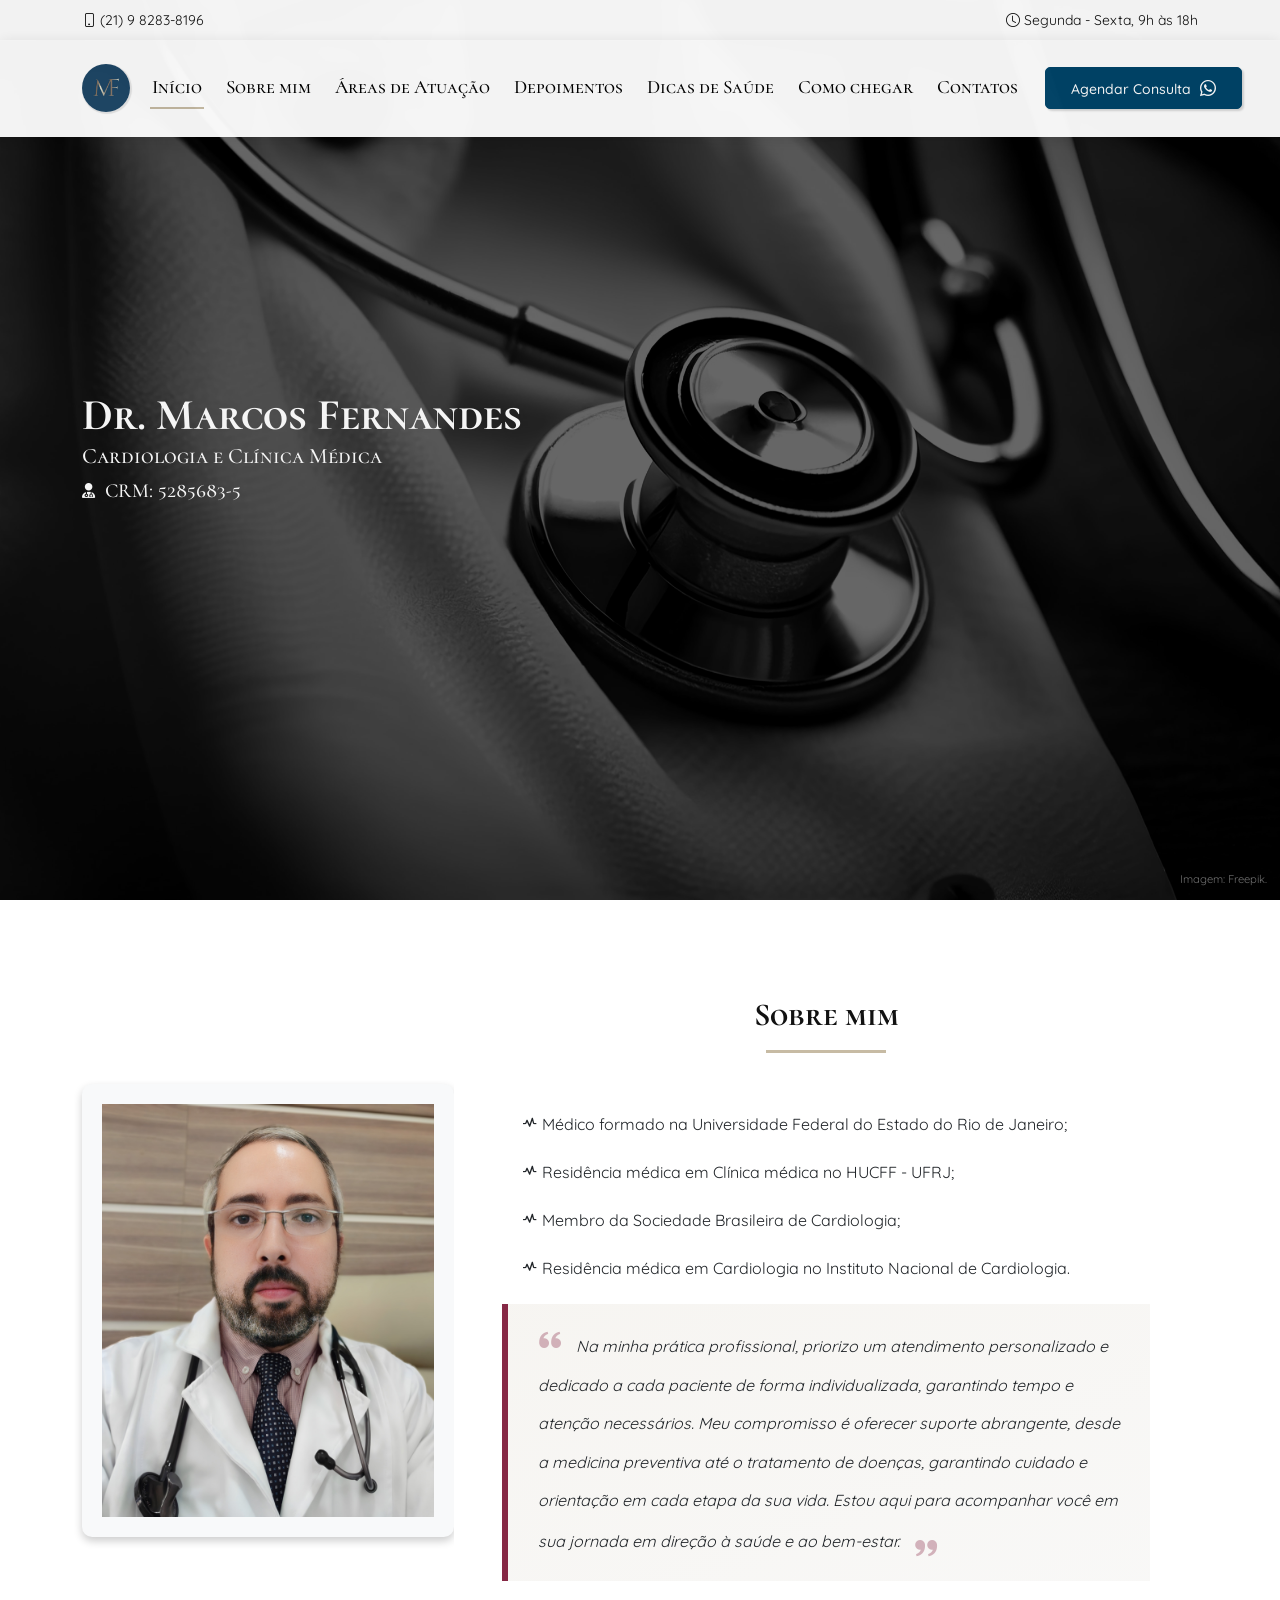
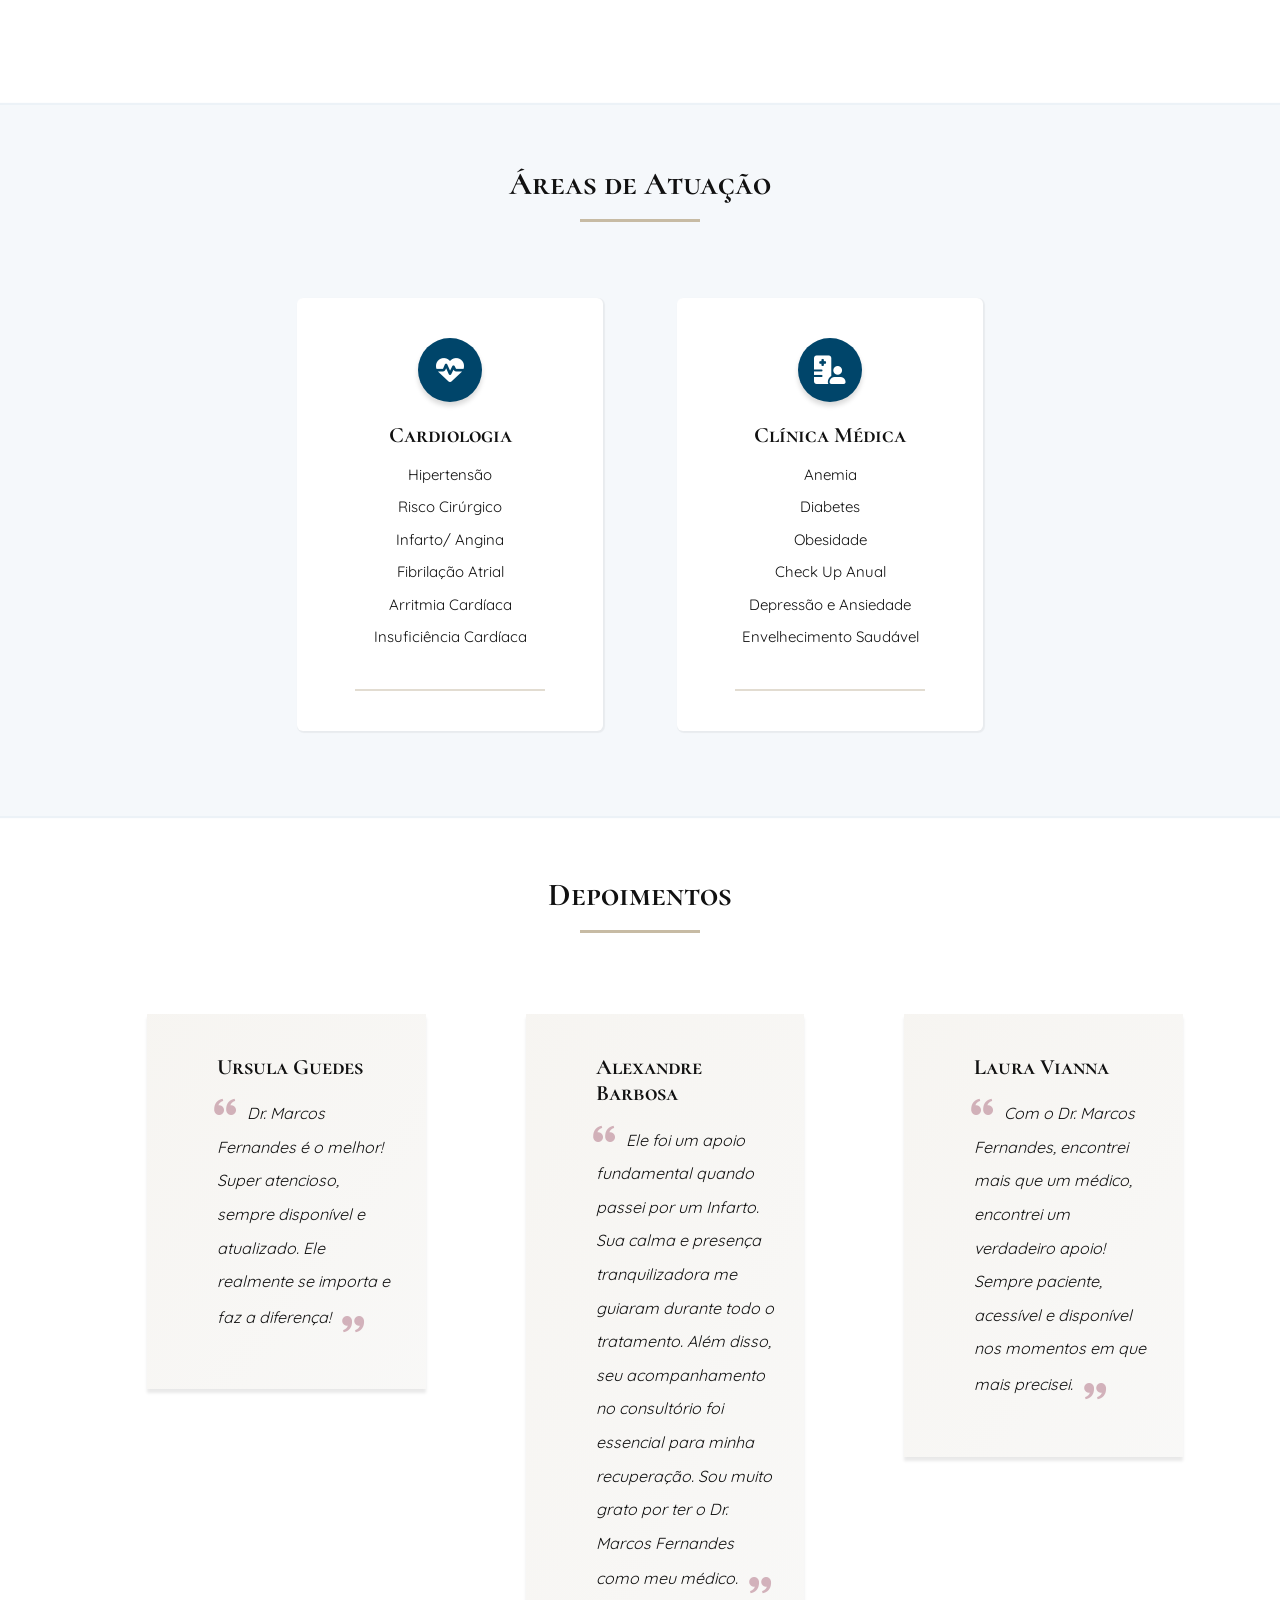
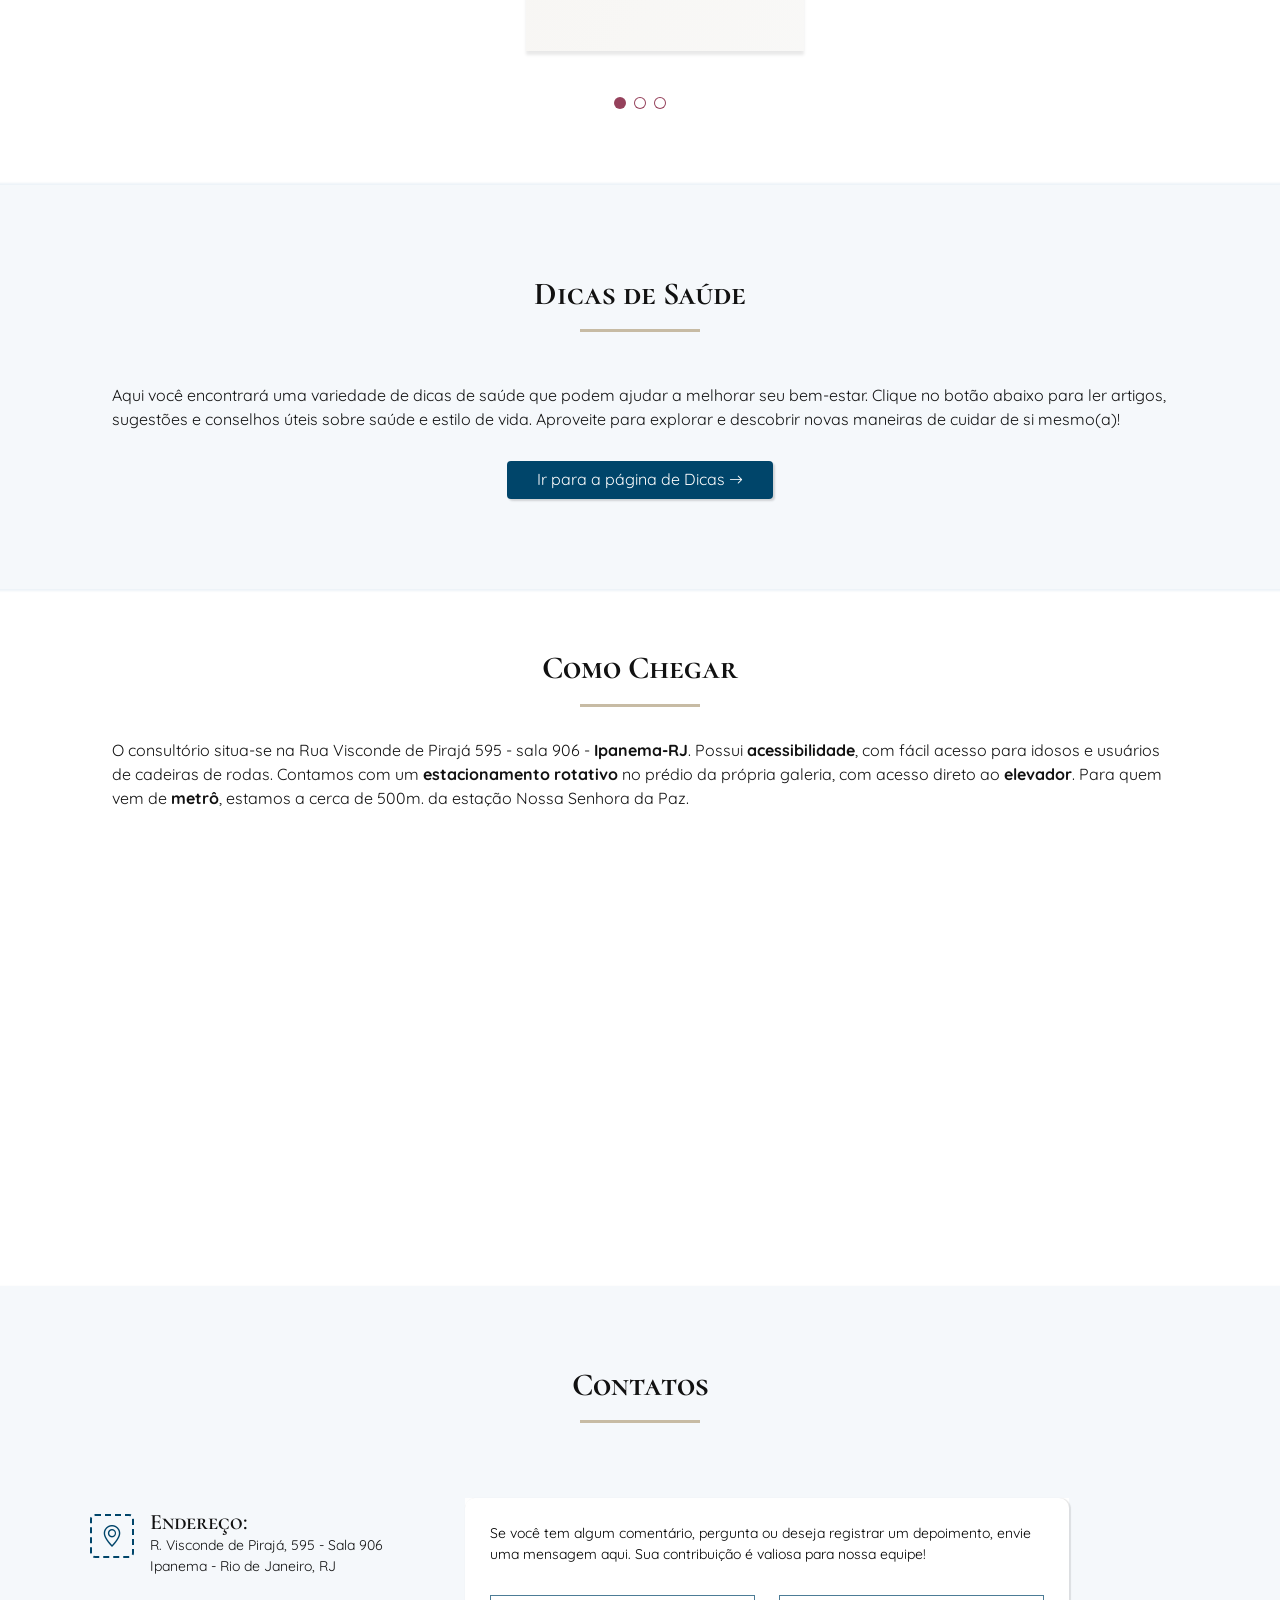
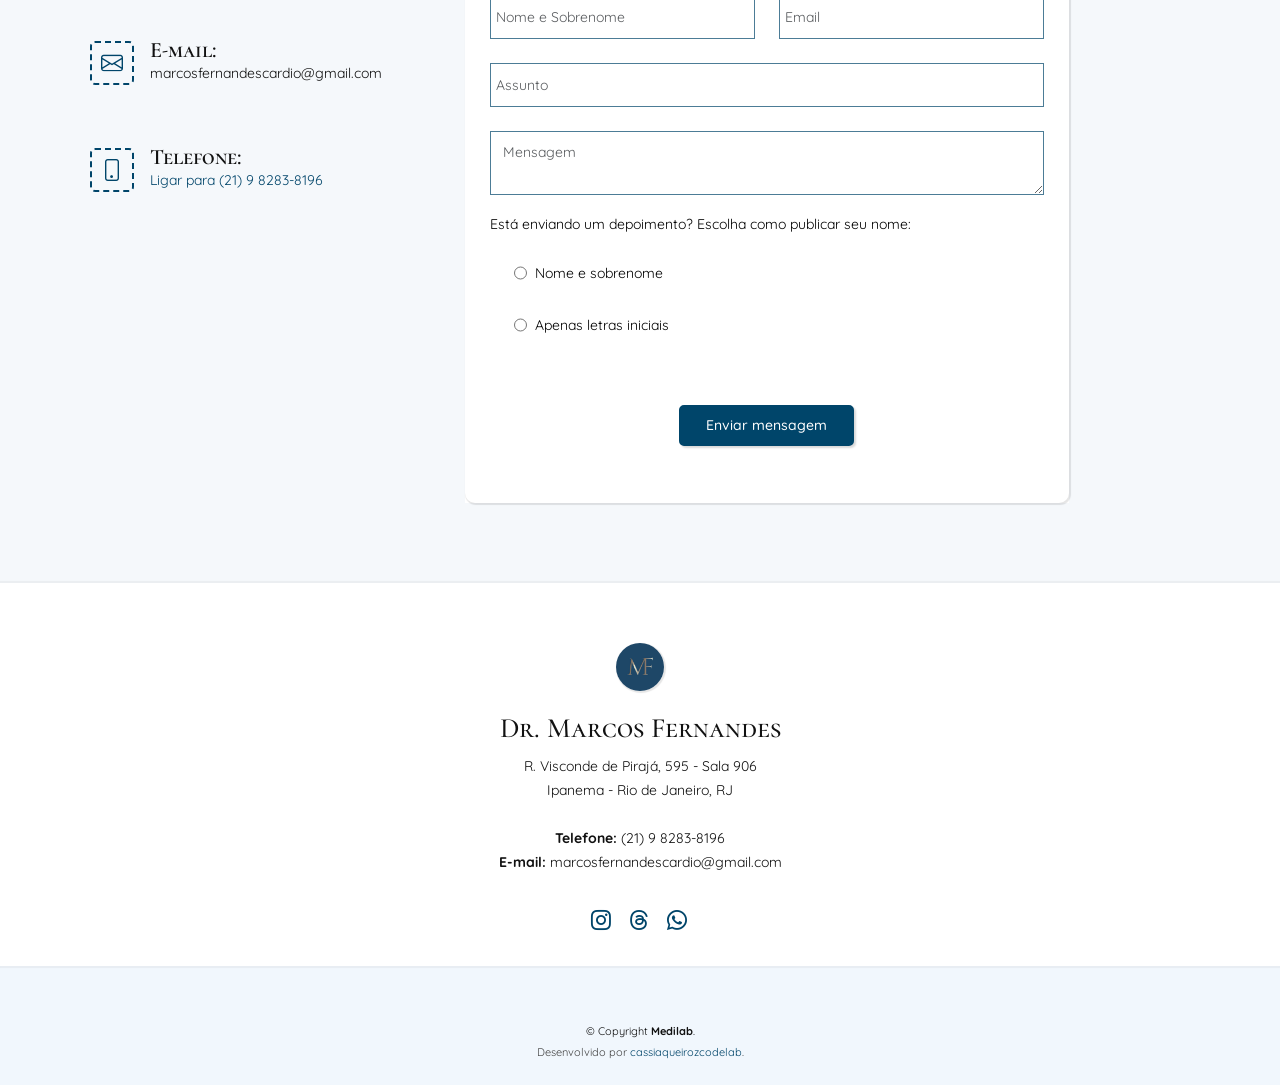
<file: index.html>
<!DOCTYPE html>
<html lang="pt-br">

  <head>
    <meta charset="utf-8">
    <meta content="width=device-width, initial-scale=1.0" name="viewport">

    <title>Dr. Marcos Fernandes</title>
    <meta content="" name="description">
    <meta content="" name="keywords">

    <!-- Favicons -->
    <link href="assets/img/favicon.png" rel="icon">

    <!-- Google Fonts -->
    <link href="https://fonts.googleapis.com/css2?family=Cormorant+SC:wght@300;400;500;600;700&display=swap"
      rel="stylesheet">

    <link href="https://fonts.googleapis.com/css2?family=Quicksand:wght@300..700&display=swap" rel="stylesheet">





    <!-- Vendor CSS Files -->
    <link href="assets/vendor/fontawesome-free/css/all.min.css" rel="stylesheet">
    <link href="assets/vendor/animate.css/animate.min.css" rel="stylesheet">
    <link href="assets/vendor/bootstrap/css/bootstrap.min.css" rel="stylesheet">
    <link href="assets/vendor/bootstrap-icons/bootstrap-icons.css" rel="stylesheet">
    <link href="assets/vendor/boxicons/css/boxicons.min.css" rel="stylesheet">
    <link href="assets/vendor/glightbox/css/glightbox.min.css" rel="stylesheet">
    <link href="assets/vendor/remixicon/remixicon.css" rel="stylesheet">
    <link href="assets/vendor/swiper/swiper-bundle.min.css" rel="stylesheet">
    <link href="assets/vendor/aos/aos.css" rel="stylesheet">


    <!-- Template Main CSS File -->
    <link href="assets/css/style.css" rel="stylesheet">

  </head>

  <body>

    <!-- ======= Top Bar ======= -->
    <div id="topbar" class="d-flex align-items-center fixed-top">
      <div class="container d-flex justify-content-between">
        <div class="contact-info d-flex align-items-center">
          <i class="bi bi-phone"></i> (21) 9 8283-8196

        </div>
        <div class="contact-info d-none d-lg-flex social-links align-items-center">
          <i class="bi bi-clock"></i> Segunda - Sexta, 9h às 18h

        </div>
      </div>
    </div>

    <!-- ======= Header ======= -->
    <header id="header" class="fixed-top">
      <div class="container d-flex align-items-center" data-aos="fade">

        <a href="index.html" class="logo me-auto img-fluid"><img src="assets/img/logoazul.jpg" alt=""></a>

        <nav id="navbar" class="navbar order-last order-lg-0">
          <ul>
            <li><a class="nav-link scrollto active" href="#hero">Início</a></li>
            <li><a class="nav-link scrollto" href="#about">Sobre mim</a></li>
            <li><a class="nav-link scrollto" href="#services">Áreas de Atuação</a></li>
            <li><a class="nav-link scrollto" href="#testimonials">Depoimentos</a></li>
            <li><a class="nav-link scrollto" href="#tips">Dicas de Saúde</a></li>
            <li><a class="nav-link scrollto" href="#address">Como chegar</a></li>
            <li><a class="nav-link scrollto" href="#contact">Contatos</a></li>
          </ul>
          <i class="bi bi-list mobile-nav-toggle"></i>
        </nav><!-- .navbar -->

        <a href="https://api.whatsapp.com/send?phone=5521982838196" class="appointment-btn scrollto">
          <span class="d-none d-lg-inline-flex">Agendar</span> Consulta
          <i class="bi bi-whatsapp d-lg-inline d-xl-inline" style="margin-left: 5px; font-size: medium;"></i></a>

      </div>
    </header><!-- End Header -->

    <!-- ======= Hero Section ======= -->
    <section id="hero" class="d-flex align-items-center ">
      <div class="container ">
        <h1>Dr. Marcos Fernandes</h1>
        <h2>Cardiologia e Clínica Médica</h2>
        <h2 class="crm"><i class="fas fa-user-md  fa-xs icon-spacing"></i>CRM: 5285683-5
        </h2>
      </div>

    </section>
    <!-- End Hero -->
    <div class="hero-image-credit">
      Imagem: <a href="https://www.freepik.com/">Freepik</a>.
    </div>


    <main id="main">




      <!-- ======= About Section ======= -->
      <section id="about" class="about">
        <div class="container" data-aos="fade show">

          <div class="row g-0">
            <div
              class="col-xl-4 col-lg-4 d-flex flex-column justify-content-center align-items-stretch position-relative">
              <img class="diagonal-border" src="./assets/img/about.jpg" data-aos="fade-right" alt="">
            </div>

            <div class="col-l-8 col-lg-8" data-aos="fade-left">
              <div class="card bg-white py-5 px-lg-5 custom-card">
                <div class="icon-boxes d-flex flex-column align-items-stretch justify-content-center position-relative">
                  <div class="section-title">
                    <h2>Sobre mim</h2>
                  </div>

                  <div class="mt-2">
                    <p class="description"><i class='bx bx-pulse'></i> Médico formado na Universidade Federal do Estado
                      do
                      Rio de Janeiro;</p>
                  </div>

                  <div class="mt-4">
                    <p class="description"><i class="bx bx-pulse"></i> Residência médica em Clínica médica no HUCFF -
                      UFRJ;
                    </p>
                  </div>
                  <div class="mt-4">
                    <p class="description"><i class="bx bx-pulse"></i> Membro da Sociedade Brasileira de Cardiologia;
                    </p>
                  </div>
                  <div class="mt-4">
                    <p class="description"><i class="bx bx-pulse"></i> Residência médica em Cardiologia no Instituto
                      Nacional de Cardiologia.</p>
                  </div>
                  <div class="mt-4">
                    <blockquote class="blockquote-custom">
                      <i class="bx bxs-quote-alt-left quote-icon-left"></i>
                      Na minha prática profissional, priorizo um atendimento personalizado e dedicado a cada paciente
                      de
                      forma individualizada, garantindo tempo e atenção necessários. Meu compromisso é oferecer suporte
                      abrangente, desde a medicina preventiva até o tratamento de doenças, garantindo cuidado e
                      orientação
                      em cada etapa da sua vida. Estou aqui para acompanhar você em sua jornada em direção à saúde e ao
                      bem-estar.
                      <i class="bx bxs-quote-alt-right quote-icon-right"></i>
                    </blockquote>

                  </div>

                </div>
              </div>
            </div>
          </div>

        </div>
      </section><!-- End About Section -->




      <!-- ======= Services Section ======= -->
      <section id="services" class="services">
        <div class="container" data-aos="fade-up">

          <div class="section-title">
            <h2>Áreas de Atuação</h2>
          </div>

          <div class="row justify-content-center">
            <div class="col-md-4 align-items-center">
              <div class="icon-box rounded-2">
                <div class="icon"><i class="fas fa-heartbeat"></i></div>
                <h4>Cardiologia</h4>
                <ul class="list-unstyled">
                  <li>Hipertensão</li>
                  <li>Risco Cirúrgico</li>
                  <li>Infarto/ Angina</li>
                  <li>Fibrilação Atrial</li>
                  <li>Arritmia Cardíaca</li>
                  <li>Insuficiência Cardíaca</li>
                </ul>
              </div>
            </div>

            <div class="col-md-4 align-items-center">
              <div class="icon-box rounded-2">
                <div class="icon"><i class="fas fa-hospital-user"></i></div>
                <h4>Clínica Médica</h4>
                <ul class="list-unstyled">
                  <li>Anemia</li>
                  <li>Diabetes</li>
                  <li>Obesidade</li>
                  <li>Check Up Anual</li>
                  <li>Depressão e Ansiedade</li>
                  <li>Envelhecimento Saudável</li>
                </ul>
              </div>
            </div>


      </section><!-- End Services Section -->

      <!-- ======= Testimonials Section ======= -->

      <section id="testimonials" class="testimonials">
        <div class="container" data-aos="fade-up">
          <div class="section-title">
            <h2>Depoimentos</h2>
          </div>

          <div class="testimonials-slider swiper" data-aos="fade-up" data-aos-delay="100">
            <div class="swiper-wrapper">

              <div class="swiper-slide">
                <div class="testimonial-wrap">
                  <div class="testimonial-item">
                    <h3>Ursula Guedes</h3>
                    <p>
                      <i class="bx bxs-quote-alt-left quote-icon-left"></i>
                      Dr. Marcos Fernandes é o melhor! Super atencioso, sempre disponível e atualizado. Ele realmente se
                      importa e faz a diferença!
                      <i class="bx bxs-quote-alt-right quote-icon-right"></i>
                    </p>
                  </div>
                </div>
              </div><!-- End testimonial item -->
              <div class="swiper-slide">
                <div class="testimonial-wrap">
                  <div class="testimonial-item">
                    <h3>Alexandre Barbosa</h3>
                    <p>
                      <i class="bx bxs-quote-alt-left quote-icon-left"></i>
                      Ele foi um apoio fundamental quando passei por um Infarto. Sua calma e presença tranquilizadora me
                      guiaram durante todo o tratamento. Além disso, seu acompanhamento no consultório foi essencial
                      para
                      minha recuperação. Sou muito grato por ter o Dr. Marcos Fernandes como meu médico.
                      <i class="bx bxs-quote-alt-right quote-icon-right"></i>
                    </p>
                  </div>
                </div>
              </div><!-- End testimonial item -->

              <div class="swiper-slide">
                <div class="testimonial-wrap">
                  <div class="testimonial-item">
                    <h3>Laura Vianna</h3>
                    <p>
                      <i class="bx bxs-quote-alt-left quote-icon-left"></i>
                      Com o Dr. Marcos Fernandes, encontrei mais que um médico, encontrei um verdadeiro apoio! Sempre
                      paciente, acessível e disponível nos momentos em que mais precisei.
                      <i class="bx bxs-quote-alt-right quote-icon-right"></i>
                    </p>
                  </div>
                </div>
              </div><!-- End testimonial item -->


            </div>
            <div class="swiper-pagination"></div>
          </div>

        </div>
      </section><!-- End Testimonials Section -->

      <!-- ======= Tips Section ======= -->

      <section id="tips" class="tips">
        <div class="container" data-aos="fade-up">

          <div class="row">
            <div class="col-lg-12 d-flex align-items-stretch">
              <div class="content">
                <div class="section-title">

                  <h2>Dicas de Saúde</h2>
                </div>

                <p>
                  Aqui você encontrará uma variedade de dicas de saúde que podem ajudar a melhorar seu bem-estar. Clique
                  no botão abaixo para ler artigos, sugestões e conselhos úteis
                  sobre saúde e estilo de vida. Aproveite para explorar e descobrir novas maneiras de cuidar de si
                  mesmo(a)!

                </p>
                <div class="text-center">
                  <a href="https://dicas.drmarcosfernandes.com/" class="more-btn">Ir para a página de Dicas <i
                      class="bi bi-arrow-right"></i></a>
                </div>
              </div>
            </div>
          </div>
        </div>

        </div>
        </div>
      </section><!-- End Tips Section -->

      <!-- ======= Address Section ======= -->
      <section id="address" class="address">
        <div class="container" data-aos="fade-up">

          <div class="section-title">
            <h2>Como Chegar</h2>
            <div class="address-description d-flex">
              <p>O consultório situa-se na Rua Visconde de Pirajá 595 - sala 906 - <strong>Ipanema-RJ</strong>.
                Possui <strong>acessibilidade</strong>, com fácil acesso para idosos e usuários de cadeiras de rodas.
                Contamos com um <strong>estacionamento rotativo</strong> no prédio da própria galeria, com acesso direto
                ao
                <strong>elevador</strong>.
                Para quem vem de <strong>metrô</strong>, estamos a cerca de 500m. da estação Nossa Senhora da Paz.
              </p>
            </div>
          </div>
        </div>

        <div>
          <iframe title="Endereço" data-aos="fade" style="border:0; width: 100%; height: 350px;"
            src="https://www.google.com/maps/embed?pb=!1m18!1m12!1m3!1d3673.0803835432735!2d-43.212783099999996!3d-22.9840714!2m3!1f0!2f0!3f0!3m2!1i1024!2i768!4f13.1!3m3!1m2!1s0x9bd50742c00077%3A0x79d46e6198f9fd42!2sR.%20Visc.%20de%20Piraj%C3%A1%2C%20595%20-%20sala%20906%20-%20Ipanema%2C%20Rio%20de%20Janeiro%20-%20RJ%2C%2022410-003!5e0!3m2!1spt-BR!2sbr!4v1711489228930!5m2!1spt-BR!2sbr"
            allowfullscreen></iframe>
        </div>
      </section><!-- End Address Section -->

      <!-- ======= Contacts Section ======= -->
      <section id="contact" class="contact">
        <div class="container" data-aos="fade-up">
          <div class="section-title">
            <h2>Contatos</h2>
          </div>
          <div class="row">

            <div class="col-lg-4 col-12">
              <div class="info">
                <div class="address">
                  <i class="bi bi-geo-alt"></i>
                  <h4>Endereço:</h4>
                  <p>R. Visconde de Pirajá, 595 - Sala 906
                    <br> Ipanema - Rio de Janeiro, RJ
                  </p>
                </div>

                <div class="email">
                  <i class="bi bi-envelope"></i>
                  <h4>E-mail:</h4>
                  <p>marcosfernandescardio@gmail.com</p>
                </div>

                <div class="phone">
                  <i class="bi bi-phone"></i>
                  <h4>Telefone:</h4>
                  <p>
                    <a href="tel:+5521982838196">
                      Ligar para (21) 9 8283-8196
                    </a>
                  </p>
                </div>

              </div>

            </div>

            <div class="col-lg-8 mt-5 mt-lg-0 ">
              <div data-aos="fade">
                <div id="form" class="col-lg-10 mt-4">
                  <form data-form action="https://formsubmit.co/marcosfernandescardio@gmail.com" method="post"
                    class="php-email-form">
                    <input type="hidden" name="_cc" value="cassiaqueirozcodelab@gmail.com">
                    <div class="row" data-aos="fade">
                      <input type="hidden" name="_captcha" value="false">

                      <p style="font-size: 14px;">Se você tem algum comentário, pergunta ou deseja registrar um
                        depoimento,
                        envie uma mensagem aqui. Sua contribuição é valiosa para nossa equipe!</p><br><br><br>
                      <div class="col-md-6 form-group  mt-3 mt-md-0">
                        <input type="text" name="name" class="form-control" id="name" placeholder="Nome e Sobrenome"
                          required>
                      </div>
                      <div class="col-md-6 form-group mt-3 mt-md-0">
                        <input type="email" class="form-control" name="email" id="email" placeholder="Email" required>
                      </div>
                    </div>
                    <div class="form-group mt-3">
                      <input type="text" class="form-control" name="subject" id="subject" placeholder="Assunto"
                        required>
                    </div>
                    <div class="form-group mt-3">
                      <textarea class="form-control" name="message" rows="2" placeholder="Mensagem" required></textarea>
                      <div class="form-group mt-3">
                        <label style="font-size: 14px;">Está enviando um depoimento? Escolha como publicar seu
                          nome:</label>
                        <div class="form-group mt-3">

                          <div class="form-check mt-2">
                            <input class="form-check-input-sm" type="radio" name="publishOption"
                              id="publishNomeSobrenome" value="nome_sobrenome">
                            <label style="font-size: 14px;" class="form-check-label" for="publishNomeSobrenome">Nome e
                              sobrenome</label>
                          </div>
                          <div class="form-check mt-2">
                            <input class="form-check-input-sm" type="radio" name="publishOption" id="publishIniciais"
                              value="iniciais">
                            <label style="font-size: 14px;" class="form-check-label" for="publishIniciais">Apenas letras
                              iniciais</label>
                          </div>
                        </div>
                      </div>
                      <div class="my-3">

                      </div><br>
                      <div class="text-center"><button data-button type="submit">Enviar mensagem</button></div><br>
                  </form>
                </div>

              </div>
            </div>
      </section><!-- End Contact Section -->

    </main><!-- End #main -->

    <!-- ======= Footer ======= -->
    <footer id="footer">

      <div class="footer-top">
        <div class="container">
          <div class="row">
            <a href="index.html" class="logo me-auto"><img src="assets/img/logoazul.jpg" alt="" class="img-fluid"></a>
            <div class="col-lg-12 col-md-12 footer-contact align-items-center">
              <br>
              <h3>Dr. Marcos Fernandes</h3>
              <p>R. Visconde de Pirajá, 595 - Sala 906
                <br> Ipanema - Rio de Janeiro, RJ
                <br><br>
                <strong>Telefone:</strong> (21) 9 8283-8196<br>
                <strong>E-mail: </strong>marcosfernandescardio@gmail.com<br>
              </p>
            </div>
            <div class="social-links text-center text-md-right">
              <a href="https://www.instagram.com/drmarcos.fernandes/" class="instagram"
                aria-label="Instagram do Dr. Marcos Fernandes">
                <i class="bi bi-instagram"></i>
              </a>

              <a href="https://www.threads.net/drmarcos.fernandes/" class="threads"><i class="bi bi-threads"
                  aria-label="Instagram do Dr. Marcos Fernandes"></i></a>

              <a href="https://api.whatsapp.com/send?phone=5521982838196" class="whatsapp"
                aria-label="Whatsapp do Dr. Marcos Fernandes"><i class="bi bi-whatsapp"></i></a>
            </div>

          </div>
        </div>
      </div>

      <div class="container py-4 ">
        <div class="me-md-auto text-center mb-2 mb-md-0">
          <div class="copyright"><br><br>
            &copy; Copyright <strong><span>Medilab</span></strong>.
          </div>
          <div class="credits">
            Desenvolvido por <a href="https://cassiaqueirozcodelab.com.br/">cassiaqueirozcodelab</a>.
          </div>
        </div>

      </div>

    </footer><!-- End Footer -->

    <div id="preloader"></div>
    <a href="#" class="back-to-top d-flex align-items-center justify-content-center"><i
        class="bi bi-arrow-up-short"></i></a>

    <!-- Vendor JS Files -->
    <script src="assets/vendor/purecounter/purecounter_vanilla.js"></script>
    <script src="assets/vendor/bootstrap/js/bootstrap.bundle.min.js"></script>
    <script src="assets/vendor/glightbox/js/glightbox.min.js"></script>
    <script src="assets/vendor/swiper/swiper-bundle.min.js"></script>
    <script src="assets/vendor/php-email-form/validate.js"></script>
    <script src="./assets/vendor/aos/aos.js"></script>


    <!-- Template Main JS File -->
    <script src="assets/js/main.js"></script>

  </body>

</html>
</file>
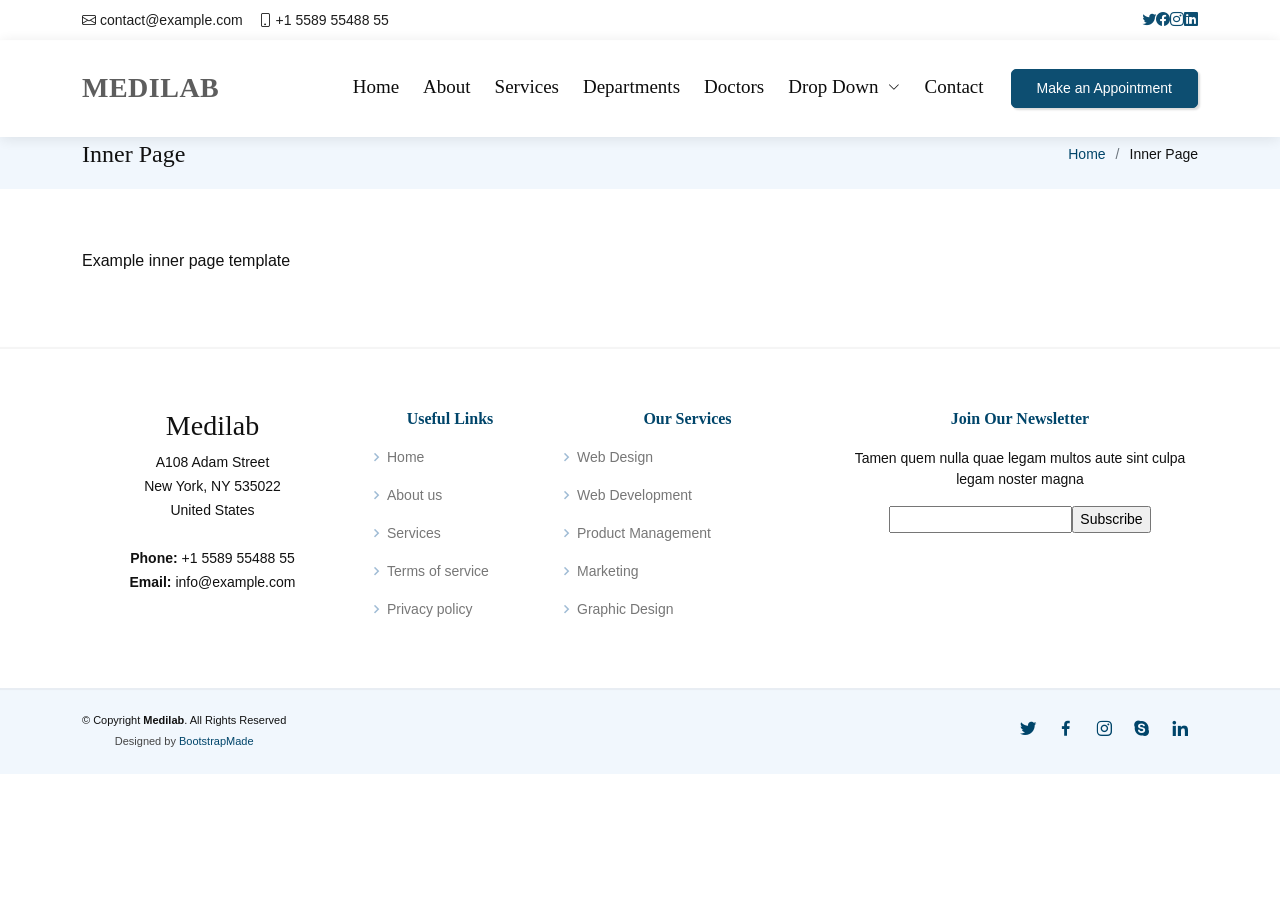
<file: inner-page.html>
<!DOCTYPE html>
<html lang="en">

<head>
  <meta charset="utf-8">
  <meta content="width=device-width, initial-scale=1.0" name="viewport">

  <title>Inner Page - Medilab Bootstrap Template</title>
  <meta content="" name="description">
  <meta content="" name="keywords">

  <!-- Favicons -->
  <link href="assets/img/favicon.png" rel="icon">
  <link href="assets/img/apple-touch-icon.png" rel="apple-touch-icon">

  <!-- Google Fonts -->
  <link href="https://fonts.googleapis.com/css?family=Open+Sans:300,300i,400,400i,600,600i,700,700i|Raleway:300,300i,400,400i,500,500i,600,600i,700,700i|Poppins:300,300i,400,400i,500,500i,600,600i,700,700i" rel="stylesheet">

  <!-- Vendor CSS Files -->
  <link href="assets/vendor/fontawesome-free/css/all.min.css" rel="stylesheet">
  <link href="assets/vendor/animate.css/animate.min.css" rel="stylesheet">
  <link href="assets/vendor/bootstrap/css/bootstrap.min.css" rel="stylesheet">
  <link href="assets/vendor/bootstrap-icons/bootstrap-icons.css" rel="stylesheet">
  <link href="assets/vendor/boxicons/css/boxicons.min.css" rel="stylesheet">
  <link href="assets/vendor/glightbox/css/glightbox.min.css" rel="stylesheet">
  <link href="assets/vendor/remixicon/remixicon.css" rel="stylesheet">
  <link href="assets/vendor/swiper/swiper-bundle.min.css" rel="stylesheet">

  <!-- Template Main CSS File -->
  <link href="assets/css/style.css" rel="stylesheet">

  <!-- =======================================================
  * Template Name: Medilab
  * Updated: Jan 29 2024 with Bootstrap v5.3.2
  * Template URL: https://bootstrapmade.com/medilab-free-medical-bootstrap-theme/
  * Author: BootstrapMade.com
  * License: https://bootstrapmade.com/license/
  ======================================================== -->
</head>

<body>

  <!-- ======= Top Bar ======= -->
  <div id="topbar" class="d-flex align-items-center fixed-top">
    <div class="container d-flex justify-content-between">
      <div class="contact-info d-flex align-items-center">
        <i class="bi bi-envelope"></i> <a href="mailto:contact@example.com">contact@example.com</a>
        <i class="bi bi-phone"></i> +1 5589 55488 55
      </div>
      <div class="d-none d-lg-flex social-links align-items-center">
        <a href="#" class="twitter"><i class="bi bi-twitter"></i></a>
        <a href="#" class="facebook"><i class="bi bi-facebook"></i></a>
        <a href="#" class="instagram"><i class="bi bi-instagram"></i></a>
        <a href="#" class="linkedin"><i class="bi bi-linkedin"></i></i></a>
      </div>
    </div>
  </div>

  <!-- ======= Header ======= -->
  <header id="header" class="fixed-top">
    <div class="container d-flex align-items-center">

      <h1 class="logo me-auto"><a href="index.html">Medilab</a></h1>
      <!-- Uncomment below if you prefer to use an image logo -->

      <nav id="navbar" class="navbar order-last order-lg-0">
        <ul>
          <li><a class="nav-link scrollto " href="#hero">Home</a></li>
          <li><a class="nav-link scrollto" href="#about">About</a></li>
          <li><a class="nav-link scrollto" href="#services">Services</a></li>
          <li><a class="nav-link scrollto" href="#departments">Departments</a></li>
          <li><a class="nav-link scrollto" href="#doctors">Doctors</a></li>
          <li class="dropdown"><a href="#"><span>Drop Down</span> <i class="bi bi-chevron-down"></i></a>
            <ul>
              <li><a href="#">Drop Down 1</a></li>
              <li class="dropdown"><a href="#"><span>Deep Drop Down</span> <i class="bi bi-chevron-right"></i></a>
                <ul>
                  <li><a href="#">Deep Drop Down 1</a></li>
                  <li><a href="#">Deep Drop Down 2</a></li>
                  <li><a href="#">Deep Drop Down 3</a></li>
                  <li><a href="#">Deep Drop Down 4</a></li>
                  <li><a href="#">Deep Drop Down 5</a></li>
                </ul>
              </li>
              <li><a href="#">Drop Down 2</a></li>
              <li><a href="#">Drop Down 3</a></li>
              <li><a href="#">Drop Down 4</a></li>
            </ul>
          </li>
          <li><a class="nav-link scrollto" href="#contact">Contact</a></li>
        </ul>
        <i class="bi bi-list mobile-nav-toggle"></i>
      </nav><!-- .navbar -->

      <a href="#appointment" class="appointment-btn scrollto"><span class="d-none d-md-inline">Make an</span> Appointment</a>

    </div>
  </header><!-- End Header -->

  <main id="main">

    <!-- ======= Breadcrumbs Section ======= -->
    <section class="breadcrumbs">
      <div class="container">

        <div class="d-flex justify-content-between align-items-center">
          <h2>Inner Page</h2>
          <ol>
            <li><a href="index.html">Home</a></li>
            <li>Inner Page</li>
          </ol>
        </div>

      </div>
    </section><!-- End Breadcrumbs Section -->

    <section class="inner-page">
      <div class="container">
        <p>
          Example inner page template
        </p>
      </div>
    </section>

  </main><!-- End #main -->

  <!-- ======= Footer ======= -->
  <footer id="footer">

    <div class="footer-top">
      <div class="container">
        <div class="row">

          <div class="col-lg-3 col-md-6 footer-contact">
            <h3>Medilab</h3>
            <p>
              A108 Adam Street <br>
              New York, NY 535022<br>
              United States <br><br>
              <strong>Phone:</strong> +1 5589 55488 55<br>
              <strong>Email:</strong> info@example.com<br>
            </p>
          </div>

          <div class="col-lg-2 col-md-6 footer-links">
            <h4>Useful Links</h4>
            <ul>
              <li><i class="bx bx-chevron-right"></i> <a href="#">Home</a></li>
              <li><i class="bx bx-chevron-right"></i> <a href="#">About us</a></li>
              <li><i class="bx bx-chevron-right"></i> <a href="#">Services</a></li>
              <li><i class="bx bx-chevron-right"></i> <a href="#">Terms of service</a></li>
              <li><i class="bx bx-chevron-right"></i> <a href="#">Privacy policy</a></li>
            </ul>
          </div>

          <div class="col-lg-3 col-md-6 footer-links">
            <h4>Our Services</h4>
            <ul>
              <li><i class="bx bx-chevron-right"></i> <a href="#">Web Design</a></li>
              <li><i class="bx bx-chevron-right"></i> <a href="#">Web Development</a></li>
              <li><i class="bx bx-chevron-right"></i> <a href="#">Product Management</a></li>
              <li><i class="bx bx-chevron-right"></i> <a href="#">Marketing</a></li>
              <li><i class="bx bx-chevron-right"></i> <a href="#">Graphic Design</a></li>
            </ul>
          </div>

          <div class="col-lg-4 col-md-6 footer-newsletter">
            <h4>Join Our Newsletter</h4>
            <p>Tamen quem nulla quae legam multos aute sint culpa legam noster magna</p>
            <form action="" method="post">
              <input type="email" name="email"><input type="submit" value="Subscribe">
            </form>
          </div>

        </div>
      </div>
    </div>

    <div class="container d-md-flex py-4">

      <div class="me-md-auto text-center text-md-start">
        <div class="copyright">
          &copy; Copyright <strong><span>Medilab</span></strong>. All Rights Reserved
        </div>
        <div class="credits">
          <!-- All the links in the footer should remain intact. -->
          <!-- You can delete the links only if you purchased the pro version. -->
          <!-- Licensing information: https://bootstrapmade.com/license/ -->
          <!-- Purchase the pro version with working PHP/AJAX contact form: https://bootstrapmade.com/medilab-free-medical-bootstrap-theme/ -->
          Designed by <a href="https://bootstrapmade.com/">BootstrapMade</a>
        </div>
      </div>
      <div class="social-links text-center text-md-right pt-3 pt-md-0">
        <a href="#" class="twitter"><i class="bx bxl-twitter"></i></a>
        <a href="#" class="facebook"><i class="bx bxl-facebook"></i></a>
        <a href="#" class="instagram"><i class="bx bxl-instagram"></i></a>
        <a href="#" class="google-plus"><i class="bx bxl-skype"></i></a>
        <a href="#" class="linkedin"><i class="bx bxl-linkedin"></i></a>
      </div>
    </div>
  </footer><!-- End Footer -->

  <div id="preloader"></div>
  <a href="#" class="back-to-top d-flex align-items-center justify-content-center"><i class="bi bi-arrow-up-short"></i></a>

  <!-- Vendor JS Files -->
  <script src="assets/vendor/purecounter/purecounter_vanilla.js"></script>
  <script src="assets/vendor/bootstrap/js/bootstrap.bundle.min.js"></script>
  <script src="assets/vendor/glightbox/js/glightbox.min.js"></script>
  <script src="assets/vendor/swiper/swiper-bundle.min.js"></script>
  <script src="assets/vendor/php-email-form/validate.js"></script>

  <!-- Template Main JS File -->
  <script src="assets/js/main.js"></script>

</body>

</html>
</file>
<file: assets/css/style.css>
/*--------------------------------------------------------------
# General
--------------------------------------------------------------*/
body {
  font-family: "Quicksand", sans-serif;
  color: #111;
}

a {
  color: #00456a;
  text-decoration: none;
}

a:hover {
  color: #111;
  text-decoration: none;
}

h1,
h2,
h3,
h4,
h5,
h6 {
  font-family: "Cormorant SC", serif;
}

/*--------------------------------------------------------------
# Preloader
--------------------------------------------------------------*/
#preloader {
  position: fixed;
  top: 0;
  left: 0;
  right: 0;
  bottom: 0;
  z-index: 9999;
  overflow: hidden;
  background: #fff;
}

#preloader:before {
  content: "";
  position: fixed;
  top: calc(50% - 30px);
  left: calc(50% - 30px);
  border-top-color: #fff;
  border-radius: 50%;
  width: 60px;
  height: 60px;
  animation: animate-preloader 1s linear infinite;
}

@keyframes animate-preloader {
  0% {
    transform: rotate(0deg);
  }

  100% {
    transform: rotate(360deg);
  }
}

/*--------------------------------------------------------------
# Back to top button
--------------------------------------------------------------*/
.back-to-top {
  position: fixed;
  visibility: hidden;
  opacity: 0.95;
  right: 15px;
  bottom: 15px;
  z-index: 996;
  width: 38px;
  height: 38px;
  border-radius: 5px;
  transition: all 0.4s;
  background: #00456a;
  color: #fff;
  box-shadow: 2px 2px 2px 0px rgba(0, 0, 0, 0.15);
}

.back-to-top:focus,
.back-to-top:hover {
  background-color: #7b1232;
  box-shadow: 1px 1px 1px 0px rgba(0, 0, 0, 0.2);
}

.back-to-top:hover i,
.back-to-top:focus i {
  color: #fff;
}

.back-to-top i {
  font-size: 28px;
  color: #fff;
  line-height: 0;
  font-weight: 500;
}

.back-to-top:hover {
  background: #7b1232;
  color: #fff;
}

.back-to-top i:hover,
.back-to-top i:focus {
  font-size: 28px;
  color: #fff;
  line-height: 0;
  font-weight: 500;
  background: none;
}

.back-to-top.active {
  visibility: visible;
  opacity: 1;
  color: #fff;
}

.datepicker-dropdown {
  padding: 20px !important;
}

/*--------------------------------------------------------------
# Top Bar
--------------------------------------------------------------*/
#topbar {
  background: #fff;
  opacity: 0.95;
  height: 40px;
  font-size: 14px;
  transition: all 0.5s;
  z-index: 996;
  box-shadow: 0px 1px rgba(137, 137, 137, 0.1);
}

#topbar.topbar-scrolled {
  top: -40px;
}

#topbar .contact-info a {
  line-height: 1;
  color: #111;
  transition: 0.3s;
}

#topbar .contact-info a:hover {
  color: #00456a;
}

#topbar .contact-info i {
  color: #111;
  padding-right: 4px;
  margin-left: 15px;
  line-height: 0;
}

#topbar .contact-info i:first-child {
  margin-left: 0;
}

@media (max-width: 768px) {
  #topbar .contact-info {
    margin-left: 34%;
  }
}

/*--------------------------------------------------------------
# Header
--------------------------------------------------------------*/
#header {
  background: #fff;
  font-weight: 500;
  opacity: 0.95;
  transition: all 0.5s;
  z-index: 997;
  padding: 20px 0;
  top: 40px;
  box-shadow: 0px 2px 15px rgba(0, 0, 0, 0.1);
  height: auto;
  overflow: visible;
}

@media (max-width: 992px) {
  #header {
    padding: 15px 0;
  }
}

#header.header-scrolled {
  top: 0;
}

#header .logo {
  font-size: 28px;
  margin: 0;
  padding: 0;
  line-height: 1;
  font-weight: 600;
  letter-spacing: 0.5px;
  text-transform: uppercase;
}

#header .logo a {
  color: #555555;
}

#header .logo img {
  max-height: 48px;
  box-shadow: 1px 1px 1px 1px rgba(0, 0, 0, 0.1);
  transition: transform 0.3s ease;
  border-radius: 50%;
  width: auto;
  height: auto;
}

@media (max-width: 767px) {
  #header .logo img {
    max-height: 42px;
    box-shadow: 1px 1px 1px 1px rgba(0, 0, 0, 0.1);
    transition: transform 0.3s ease;
    border-radius: 50%;
    width: auto;
    height: auto;
    max-width: 100%;
    position: relative;
  }
}

/**
* Appointment Button
*/
.appointment-btn {
  margin-left: 25px;
  background: #00456a;
  color: #fff;
  border-radius: 5px;
  padding: 8px 25px;
  white-space: nowrap;
  transition: 0.3s;
  font-size: 14px;
  display: inline-block;
  border: 1px solid #00456a;
  box-shadow: 2px 2px 2px 0px rgba(0, 0, 0, 0.15);
}

.appointment-btn:hover {
  background: #7b1232;
  color: white;
  border: 1px solid #7b1232;
  box-shadow: 1px 1px 1px 0px rgba(0, 0, 0, 0.2);
}

@media (max-width: 820px) {
  .appointment-btn {
    padding: 6px 15px;
    margin-right: 16px;
  }
}

/*--------------------------------------------------------------
# Navigation Menu
--------------------------------------------------------------*/
/**
* Desktop Navigation 
*/
.navbar {
  padding: 0;
}

.navbar ul {
  margin: 0;
  padding: 0;
  display: flex;
  list-style: none;
  align-items: center;
}

.navbar > ul > li {
  position: relative;
  white-space: nowrap;
  padding: 8px 0 8px 20px;
}

.navbar a,
.navbar a:focus {
  display: flex;
  align-items: center;
  justify-content: space-between;
  font-family: "Cormorant SC", serif;
  font-size: 19px;
  font-weight: 500;
  color: black;
  white-space: nowrap;
  transition: 0.3s;
  border-bottom: 2px solid #fff;
  padding: 5px 2px;
}

.navbar a i,
.navbar a:focus i {
  font-size: 12px;
  line-height: 0;
  margin-left: 10px;
}

.navbar a:hover,
.navbar .active,
.navbar .active:focus,
.navbar li:hover > a {
  border-bottom: 2px solid #c7bba4;
}

.navbar .dropdown ul {
  display: block;
  position: absolute;
  left: 20px;
  top: calc(100% + 30px);
  margin: 0;
  padding: 10px 0;
  z-index: 99;
  opacity: 0;
  visibility: hidden;
  background: #fff;
  box-shadow: 0px 0px 20px rgba(127, 137, 161, 0.25);
  transition: 0.3s;
}

.navbar .dropdown ul li {
  min-width: 200px;
}

.navbar .dropdown ul a {
  padding: 10px 20px;
  text-transform: none;
}

.navbar .dropdown ul a i {
  font-size: 12px;
}

.navbar .dropdown ul a:hover,
.navbar .dropdown ul .active:hover,
.navbar .dropdown ul li:hover > a {
  color: black;
}

.navbar .dropdown:hover > ul {
  opacity: 1;
  top: 100%;
  visibility: visible;
}

.navbar .dropdown .dropdown ul {
  top: 0;
  left: calc(100% - 30px);
  visibility: hidden;
}

.navbar .dropdown .dropdown:hover > ul {
  opacity: 1;
  top: 0;
  left: 100%;
  visibility: visible;
}

@media (max-width: 1366px) {
  .navbar .dropdown .dropdown ul {
    left: -90%;
  }

  .navbar .dropdown .dropdown:hover > ul {
    left: -100%;
  }
}

/**
* Mobile Navigation 
*/
.mobile-nav-toggle {
  color: #555555;
  font-size: 28px;
  cursor: pointer;
  display: none;
  line-height: 0;
  transition: 0.5s;
}

.mobile-nav-toggle.bi-x {
  color: #fff;
}

@media (max-width: 991px) {
  .mobile-nav-toggle {
    display: inline-block;
  }

  .navbar ul {
    display: none;
  }
}

.navbar-mobile {
  position: fixed;
  overflow: hidden;
  top: 0;
  right: 0;
  left: 0;
  bottom: 0;
  background: rgba(28, 47, 65, 0.9);
  transition: 0.3s;
  z-index: 999;
}

.navbar-mobile .mobile-nav-toggle {
  position: absolute;
  top: 15px;
  right: 15px;
}

.navbar-mobile ul {
  display: block;
  position: absolute;
  top: 55px;
  right: 15px;
  bottom: 15px;
  left: 15px;
  padding: 10px 0;
  border-radius: 5px;
  background-color: #fff;
  overflow-y: auto;
  transition: 0.3s;
}

.navbar-mobile li {
  margin: 10px;
}

.navbar-mobile a,
.navbar-mobile a:focus {
  padding: 10px 20px;
  font-size: 20px;
}

.navbar-mobile a:hover,
.navbar-mobile .active,
.navbar-mobile li:hover > a {
  color: black;
}

.navbar-mobile .dropdown ul {
  position: static;
  display: none;
  margin: 10px 20px;
  padding: 10px 0;
  z-index: 99;
  opacity: 1;
  visibility: visible;
  background: #fff;
  box-shadow: 0px 0px 30px rgba(127, 137, 161, 0.25);
}

.navbar-mobile .dropdown ul li {
  min-width: 200px;
}

.navbar-mobile .dropdown ul a {
  padding: 10px 20px;
}

.navbar-mobile .dropdown ul a i {
  font-size: 12px;
}

.navbar-mobile .dropdown ul a:hover,
.navbar-mobile .dropdown ul .active:hover,
.navbar-mobile .dropdown ul li:hover > a {
  color: black;
}

.navbar-mobile .dropdown > .dropdown-active {
  display: block;
}

/*--------------------------------------------------------------
# Hero Section
--------------------------------------------------------------*/
#hero {
  position: relative;
  width: 100%;
  height: 100vh;
  background: url("../img/hero-bg.jpg") top center;
  background-size: cover;
  margin-bottom: -200px;
}

#hero::before {
  content: "";
  position: absolute;
  top: 0;
  left: 0;
  width: 100%;
  height: 100%;
  background: inherit;
  filter: grayscale(100%) brightness(0.4);
}

#hero .container {
  position: relative;
  animation: zoom-in 10s ease-in-out forwards;
}

@keyframes zoom-in {
  0% {
    transform: scale(1.1);
  }

  100% {
    transform: scale(1);
  }
}

#hero h1 {
  margin: 0;
  font-size: 44px;
  font-weight: 700;
  line-height: 56px;
  color: whitesmoke;
  font-stretch: expanded;
}

#hero h2 {
  color: whitesmoke;
  margin-bottom: 10px;
  font-size: 22px;
  font-weight: medium;
  font-stretch: expanded;
}

.icon-spacing {
  margin-right: 10px;
}

#hero .crm {
  font-size: 20px;
}

#hero .crm span {
  font-size: 18px;
  font-family: "Quicksand", sans-serif;
}

#hero h3 {
  color: whitesmoke;
  margin: 10px 0 0 0;
  font-size: 20px;
  font-weight: normal;
}

@media (min-width: 1024px) {
  #hero {
    background-attachment: fixed;
  }
}

@media (max-width: 992px) {
  #hero {
    margin-bottom: -2rem;
    height: 99vh;
  }

  #hero .container {
    padding-top: 0px;
  }

  #hero h1 {
    font-size: 32px;
    line-height: 56px;
    text-align: center;
    margin: 0;
    font-weight: 700;
    color: whitesmoke;
    font-stretch: expanded;
  }

  #hero h2 {
    text-align: center;
    font-size: 18px;
    margin-bottom: 10px;
    text-transform: uppercase;
    color: whitesmoke;
    font-weight: medium;
    font-stretch: expanded;
  }

  #hero .crm {
    font-size: 18px;
  }
}

.hero-image-credit {
  font-size: 0.7rem;
  text-align: right;
  margin-top: 10.7rem;
  margin-right: 0.8rem;
  opacity: 0.45;
  color: whitesmoke;
}

.hero-image-credit a {
  color: whitesmoke;
}

@media (max-width: 992px) {
  .hero-image-credit {
    font-size: 0.7rem;
    text-align: right;
    margin-top: 0.5rem;
    margin-right: 0.5rem;
  }
}

/*--------------------------------------------------------------
# Sections General
--------------------------------------------------------------*/
section {
  padding: 60px 0;
  overflow: hidden;
}

.section-bg {
  background-color: #f1f7fd;
}

.section-title {
  text-align: center;
  padding-bottom: 30px;
}

.section-title h2 {
  font-size: 32px;
  font-weight: bold;
  margin-bottom: 20px;
  padding-bottom: 20px;
  position: relative;
  color: #111;
}

.section-title h2::before {
  content: "";
  position: absolute;
  display: block;
  width: 120px;
  height: 3px;
  background: #c7bba4;
  bottom: 1px;
  left: calc(50% - 60px);
}

.section-title h2::after {
  content: "";
  position: absolute;
  display: block;
  width: 40px;
  height: 3px;
  bottom: 0;
  left: calc(50% - 20px);
}

.section-title p {
  margin-bottom: 0;
}

/*--------------------------------------------------------------
# Breadcrumbs
--------------------------------------------------------------*/
.breadcrumbs {
  padding: 20px 0;
  background-color: #f1f7fd;
  min-height: 40px;
  margin-top: 120px;
}

@media (max-width: 992px) {
  .breadcrumbs {
    margin-top: 100px;
  }
}

.breadcrumbs h2 {
  font-size: 24px;
  font-weight: 300;
  margin: 0;
}

@media (max-width: 992px) {
  .breadcrumbs h2 {
    margin: 0 0 10px 0;
  }
}

.breadcrumbs ol {
  display: flex;
  flex-wrap: wrap;
  list-style: none;
  padding: 0;
  margin: 0;
  font-size: 14px;
}

.breadcrumbs ol li + li {
  padding-left: 10px;
}

.breadcrumbs ol li + li::before {
  display: inline-block;
  padding-right: 10px;
  color: #6c757d;
  content: "/";
}

@media (max-width: 768px) {
  .breadcrumbs .d-flex {
    display: block !important;
  }

  .breadcrumbs ol {
    display: block;
  }

  .breadcrumbs ol li {
    display: inline-block;
  }
}

/*--------------------------------------------------------------
# About
--------------------------------------------------------------*/
.diagonal-border {
  position: relative;
  padding: 20px;
  background-color: #f8f9fa;
  box-shadow: 0 4px 8px rgba(0, 0, 0, 0.1);
  transition: box-shadow 0.3s ease-in-out;
}

.diagonal-border::before,
.diagonal-border::after {
  content: "";
  position: absolute;
  width: 100%;
  height: 10px;
  background-color: #e9ecef;
  z-index: 1;
}

.diagonal-border::before {
  top: 0;
  left: 0;
  transform: skewY(-3deg);
}

.diagonal-border::after {
  bottom: 0;
  left: 0;
  transform: skewY(3deg);
}

.polaroid-content {
  position: relative;
  z-index: 2;
}

.polaroid-img {
  width: 100%;
  display: block;
  border: 10px solid #ffffff;
  box-shadow: 0 10px 20px rgba(0, 0, 0, 0.2);
}

.blockquote-custom {
  position: relative;
  background: linear-gradient(
    to bottom right,
    rgba(198, 186, 163, 0.15),
    rgba(211, 208, 200, 0.15)
  );
  padding: 20px 30px;
  border-left: 6px solid rgba(123, 18, 50, 0.9);
  text-align: inherit;
  font-style: italic;
  line-height: 2.4;
}

.about .quote-icon-left,
.about .quote-icon-right {
  color: rgba(123, 18, 50, 0.3);
  font-size: 26px;
  padding: 4px;
}

.about .quote-icon-left {
  display: inline-block;
  left: -5px;
  position: relative;
}

.about .quote-icon-right {
  display: inline-block;
  right: -5px;
  position: relative;
  top: 12px;
}

.about .icon-boxes h4 {
  font-size: 18px;
  color: hwb(201 0% 58%);
  margin-bottom: 15px;
}

.about .icon-boxes h3 {
  font-size: 28px;
  font-weight: 700;
  color: #00456a;
  margin-bottom: 15px;
}

.about .icon-box {
  margin-top: 40px;
}

.about .icon-box .icon {
  float: left;
  display: flex;
  align-items: center;
  justify-content: center;
  width: 64px;
  height: 64px;
  border-radius: 5px;

  transition: 0.5s;
}

.about .icon-box .icon i {
  color: #00456a;
  font-size: 32px;
}

.about .icon-box:hover .icon {
  background: #00456a;
}

.about .icon-box:hover .icon i {
  color: #fff;
}

.about .icon-box .title {
  margin-left: 85px;
  font-weight: 700;
  margin-bottom: 10px;
  font-size: 18px;
}

.about .icon-box .title a {
  color: #343a40;
  transition: 0.3s;
}

.about .icon-box .title a:hover {
  color: #00456a;
}

.about .description {
  margin: 0 20px;
  line-height: 24px;
}

.about .custom-card {
  border: none;
  box-shadow: none;
  border-radius: 0;
}

.about img {
  max-width: 400px;
  height: auto;
  display: block;
  margin-top: 28px;
  border-radius: 10px;
  box-shadow: 0px 4px 8px rgba(0, 0, 0, 0.2);
  transition: box-shadow 0.3s ease-in-out;
}

@media (max-width: 767px) {
  .about img {
    max-width: 300px;
    margin: 30px auto;
    box-shadow: 0px 4px 8px rgba(0, 0, 0, 0.2);
    transition: box-shadow 0.3s ease-in-out;
    display: block;
    height: auto;
    border-radius: 10px;
  }
}

/*--------------------------------------------------------------
# Appointments
--------------------------------------------------------------*/
.appointment .php-email-form {
  width: 100%;
}

.appointment .php-email-form .form-group {
  padding-bottom: 8px;
}

.appointment .php-email-form .validate {
  display: none;
  color: red;
  margin: 0 0 15px 0;
  font-weight: 400;
  font-size: 13px;
}

.appointment .php-email-form .error-message {
  display: none;
  color: #fff;
  background: #ed3c0d;
  text-align: left;
  padding: 15px;
  font-weight: 600;
}

.appointment .php-email-form .error-message br + br {
  margin-top: 25px;
}

.appointment .php-email-form .sent-message {
  display: none;
  color: #fff;
  background: #18d26e;
  text-align: center;
  padding: 15px;
  font-weight: 600;
}

.appointment .php-email-form .loading {
  display: none;
  background: #fff;
  text-align: center;
  padding: 15px;
}

.appointment .php-email-form .loading:before {
  content: "";
  display: inline-block;
  border-radius: 50%;
  width: 24px;
  height: 24px;
  margin: 0 10px -6px 0;
  border: 3px solid #18d26e;
  border-top-color: #eee;
  animation: animate-loading 1s linear infinite;
}

.appointment .php-email-form input,
.appointment .php-email-form textarea,
.appointment .php-email-form select {
  border-radius: 0;
  box-shadow: none;
  font-size: 14px;
  padding: 10px !important;
}

.appointment .php-email-form input:focus,
.appointment .php-email-form textarea:focus,
.appointment .php-email-form select:focus {
  border-color: #00456a;
}

.appointment .php-email-form input,
.appointment .php-email-form select {
  height: 44px;
}

.appointment .php-email-form textarea {
  padding: 10px 12px;
}

.appointment .php-email-form button[type="submit"] {
  background: #00456a;
  border: 0;
  padding: 10px 35px;
  color: #fff;
  transition: 0.4s;
  border-radius: 5px;
}

.appointment .php-email-form button[type="submit"]:hover {
  background: #00456a;
}

/*--------------------------------------------------------------
# Services
--------------------------------------------------------------*/
/* Estilo para a lista de serviços */
#services {
  background: rgba(160, 188, 213, 0.1);
  box-shadow: 0px 0px 1px 2px rgba(160, 188, 213, 0.2);
}

.services .icon-box {
  padding: 40px;
  transition: all ease-in-out 0.3s;
  margin: 25px;
  background: white;
  box-shadow: 1px 1px 1px 1px rgba(0, 0, 0, 0.05);
}

/* Estilo para o ícone */
.services .icon-box .icon {
  margin: 0 auto;
  width: 64px;
  height: 64px;
  background: #00456a;
  border-radius: 50%;
  transition: all 0.3s ease-out 0s;
  display: flex;
  align-items: center;
  justify-content: center;
  text-align: justify;
  margin-bottom: 20px;
  position: relative;
  z-index: 2;
  box-shadow: 0 4px 5px rgba(0, 0, 0, 0.15);
  /* Adiciona sombra aos ícones */
}

/* Estilo para o ícone dentro do ícone-box */
.services .icon-box .icon i {
  color: #fff;
  font-size: 28px;
  transition: ease-in-out 0.3s;
}

/* Estilo para o título */
.services .icon-box h4 {
  font-weight: 700;
  font-size: 22px;
  /* Tamanho do título */
  margin-bottom: 15px;
}

/* Estilo para a lista dentro do ícone-box */
.services .icon-box ul {
  font-family: "Quicksand", sans-serif;

  list-style: none;
  /* Remove os estilos padrão da lista */
  padding: 0;
  /* Remove o padding padrão da lista */
  margin: 0;
  /* Remove a margem padrão da lista */
}

/* Estilo para os itens da lista dentro do ícone-box */
.services .icon-box li {
  padding-left: 0;
  /* Remove o padding à esquerda para criar uma aparência de lista */
  position: relative;
  /* Define a posição dos itens como relativa */
  font-size: 18px;
  /* Tamanho do texto da lista */
  color: #111;
  /* Cor do texto da lista */
}

/* Estilo para a linha de separação */
.services .icon-box::before {
  content: "";
  position: absolute;
  top: 50%;
  left: 0;
  width: 100%;
  height: auto;
  background-color: #ccc;
  /* Cor da linha de separação */
  z-index: -1;
  /* Coloca a linha de separação atrás dos outros elementos */
}

/* Estilo para a lista dentro do ícone-box */
.services .icon-box ul {
  list-style: none;
  /* Remove os estilos padrão da lista */
  padding: 0;
  /* Remove o padding padrão da lista */
  margin: 0;
  /* Remove a margem padrão da lista */
  display: flex;
  /* Torna a lista um contêiner flexível */
  flex-direction: column;
  /* Define a direção dos itens da lista como vertical */
  align-items: center;
  /* Alinha os itens verticalmente ao centro */
}

/* Estilo para os itens da lista dentro do ícone-box */
.services .icon-box li {
  padding-left: 0;
  /* Remove o padding à esquerda para criar uma aparência de lista */
  position: relative;
  /* Define a posição dos itens como relativa */
  font-size: 15px;
  /* Tamanho do texto da lista */
  color: #111;
  /* Cor do texto da lista */
  margin-bottom: 10px;
  /* Adiciona espaçamento entre os itens da lista */
}

.services .icon-box ul::after {
  content: "";
  display: block;
  border-bottom: 2px solid rgba(198, 186, 163, 0.5);
  /* Linha de separação personalizada */
  /* Espaçamento entre a linha e o próximo item */
  width: calc(80% + 10px);
  margin-top: 30px;
  /* Largura da linha maior que o texto */
}

.services .icon-box h4 {
  font-weight: 700;
  font-size: 22px;
  /* Tamanho do título */
  margin-bottom: 15px;
  margin-top: 0;
  /* Remova a margem superior padrão */
  text-align: center;
  /* Alinha o texto ao centro */
}

/*--------------------------------------------------------------
# Testimonials
--------------------------------------------------------------*/
.testimonials .testimonial-wrap {
  padding-left: 50px;
}

.testimonials .testimonials-carousel,
.testimonials .testimonials-slider {
  overflow: hidden;
}

.testimonials .testimonial-item {
  box-sizing: content-box;
  padding: 30px 30px 30px 70px;
  margin: 30px 15px;
  min-height: 200px;
  box-shadow: 0px 4px 3px rgba(0, 0, 0, 0.09);
  position: relative;
  background: linear-gradient(
    to bottom right,
    rgba(198, 186, 163, 0.15),
    rgba(211, 208, 200, 0.15)
  );
  /* Gradiente sutil de fundo */
  transition: transform 0.3s ease, box-shadow 0.3s ease;
  /* Efeito de transição suave */
  padding-bottom: 40px;
}

.testimonials .testimonial-item .testimonial-img {
  width: 90px;
  border-radius: 10px;
  border: 6px solid #fff;
  position: absolute;
  left: -45px;
}

.testimonials .testimonial-item h3 {
  font-size: 22px;
  font-weight: bold;
  margin: 10px 0 5px 0;
  color: #111;
}

.testimonials .testimonial-item h4 {
  font-size: 18px;
  color: #111;
  margin: 0;
}

.testimonials .testimonial-item .quote-icon-left,
.testimonials .testimonial-item .quote-icon-right {
  color: rgba(123, 18, 50, 0.3);
  font-size: 26px;
}

.testimonials .testimonial-item .quote-icon-left {
  display: inline-block;
  left: -5px;
  position: relative;
}

.testimonials .testimonial-item .quote-icon-right {
  display: inline-block;
  right: -5px;
  position: relative;
  top: 12px;
}

.testimonials .testimonial-item p {
  font-style: italic;
  margin: 15px auto 15px auto;
  line-height: 2.1;
  margin-top: 15px;
}

.testimonials .swiper-pagination {
  margin-top: 20px;
  position: relative;
}

.testimonials .swiper-pagination .swiper-pagination-bullet {
  width: 12px;
  height: 12px;
  background-color: #fff;
  opacity: 1;
  border: 1px solid rgba(123, 18, 50, 0.8);
}

.testimonials .swiper-pagination .swiper-pagination-bullet-active {
  background-color: rgba(123, 18, 50, 0.8);
  border: none;
}

@media (max-width: 767px) {
  .testimonials .testimonial-wrap {
    padding-left: 0;
  }

  .testimonials .testimonials-carousel,
  .testimonials .testimonials-slider {
    overflow: hidden;
  }

  .testimonials .testimonial-item {
    padding: 30px;
    margin: 15px;
  }

  .testimonials .testimonial-item .testimonial-img {
    position: static;
    left: auto;
  }
}

/*--------------------------------------------------------------
# Tips
--------------------------------------------------------------*/
#tips {
  background: rgba(160, 188, 213, 0.1);
  box-shadow: 0px 0px 2px 2px rgba(160, 188, 213, 0.2);
}

.tips .content {
  padding: 30px;
  background: none;
  border-radius: 4px;
  color: #111;
}

.tips .content h3 {
  font-weight: 700;
  font-size: 34px;
  margin-bottom: 30px;
}

.tips .content p {
  margin-bottom: 30px;
}

.tips .content .more-btn {
  display: inline-block;
  background: #00456a;
  padding: 6px 30px 8px 30px;
  color: white;
  border-radius: 4px;
  transition: all ease-in-out 0.4s;
  box-shadow: 2px 2px 2px 0px rgba(0, 0, 0, 0.15);
}

.tips .content .more-btn i {
  font-size: 14px;
}

.tips .content .more-btn:hover {
  background: rgba(123, 18, 50, 1);
  color: white;
  box-shadow: 1px 1px 1px 0px rgba(0, 0, 0, 0.2);
}

.tips .icon-boxes .icon-box {
  text-align: center;
  border-radius: 4px;
  background: #fff;
  box-shadow: 1px 1px 1px 1px rgba(0, 0, 0, 0.05);
  padding: 40px 30px;
  width: 100%;
}

.tips .icon-boxes .icon-box i {
  font-size: 40px;
  color: #00456a;
  margin-bottom: 30px;
}

.tips .icon-boxes .icon-box h4 {
  font-size: 20px;
  font-weight: 700;
  margin: 0 0 30px 0;
}

.tips .icon-boxes .icon-box p {
  font-size: 15px;
}

/*--------------------------------------------------------------
# Address
--------------------------------------------------------------*/
.address-description {
  text-align: left;
  align-items: center;
  align-content: center;
  margin: 30px;
}

/*--------------------------------------------------------------
# Contact
--------------------------------------------------------------*/
#form {
  background: #fff;
}

.form-check {
  display: flex;
  align-items: center;
}

.form-check-label {
  margin-left: 0.5rem;
}

.contact .container {
  background: 0 0;
  padding: 20px;
  border-radius: 10px;
}

.contact .info-box {
  color: #000;
  text-align: justify;
  padding: 20px 0 30px;
  border-radius: 10px;
  background: #fff;
}

.contact .info-box i {
  font-size: 32px;
  color: #000;
  border-radius: 50%;
  padding: 8px;
}

.contact .info-box h3 {
  font-size: 20px;
  color: #000;
  font-weight: 700;
  margin: 10px 0;
}

.contact .info-box p {
  padding: 0;
  line-height: 24px;
  font-size: 14px;
  margin-bottom: 0;
  color: #000;
}

.contact .phone p a{
  color: #00456a;
}

.contact .phone p a:hover{
  color: #000;
}

.contact .php-email-form {
  padding: 25px;
  border-radius: 10px;
  color: #000;
  background: #fff;
  box-shadow: 1px 1px 1px 1px rgba(0, 0, 0, 0.1);
}

.contact .php-email-form input,
.contact .php-email-form textarea {
  border-radius: 10px;
  font-size: 13px;
  background: #fff;
  color: #000;
  padding: 5px;
}

.contact .php-email-form input:focus,
.contact .php-email-form textarea:focus {
  border: 1px solid #000;
  box-shadow: none;
}

.contact .php-email-form button[type="submit"] {
  margin-left: 25px;
  background: rgba(0, 0, 0, 0.9);
  color: #fff;
  border-radius: 10px;
  padding: 8px 25px;
  white-space: nowrap;
  transition: 0.3s;
  font-size: 13.66px;
  display: inline-block;
  border: 1px solid #000;
  box-shadow: 1px 1px 1px 1px rgba(0, 0, 0, 0.05);
}

#contact {
  background: rgba(160, 188, 213, 0.1);
  box-shadow: 1px 1px 1px 1px rgba(0, 0, 0, 0.05);
}

.contact .info {
  width: 100%;
  margin-top: 35px;
}

.contact .info i {
  font-size: 22px;
  float: left;
  width: 44px;
  height: 44px;
  background: none;
  display: flex;
  justify-content: center;
  align-items: center;
  border: 2px dashed #00456a;
  margin-top: 0.2em;
  border-radius: 5px;
  color: #00456a;
  transition: all 0.3s ease-in-out;
}

.contact .info h4 {
  padding: 0 0 0 60px;
  font-size: 22px;
  font-weight: 600;
  margin-bottom: 5px;
  color: #111;
}

.contact .info p {
  padding: 0 0 0 60px;
  margin-bottom: 0;
  font-size: 14px;
  color: #111;
  margin-top: -0.4em;
}

.contact .info .email,
.contact .info .phone {
  margin-top: 60px;
}

@media (max-width: 820px) {
  #contact {
    display: flex;
    justify-content: center;
    align-items: center;
  }

  .contact .info {
    text-align: justify;
    display: flex;
    /* Adiciona display flex */
    justify-content: center;
    /* Centraliza horizontalmente */
    flex-direction: column;
    /* Coloca os elementos em coluna */
    margin-top: 0;
  }

  .contact .info .email,
  .contact .info .phone {
    margin-top: 40px;
  }

  .contact .info i {
    margin-bottom: 15px;
    /* Adiciona margem inferior para separar o ícone do texto */
    float: center;
    display: flex;
    justify-content: center;
    align-items: center;
    margin-left: 5%;
    margin-right: 12px;
  }
}

.contact .php-email-form {
  width: 100%;
  background: none;
}

.contact .php-email-form .form-group {
  padding-bottom: 8px;
}

.contact .php-email-form .error-message {
  display: none;
  color: #fff;
  background: #ed3c0d;
  text-align: left;
  padding: 15px;
  font-weight: 600;
}

.contact .php-email-form .error-message br + br {
  margin-top: 25px;
}

.contact .php-email-form .sent-message {
  display: none;
  color: #fff;
  background: #18d26e;
  text-align: center;
  padding: 15px;
  font-weight: 600;
}

.contact .php-email-form .loading {
  display: none;
  background: #fff;
  text-align: center;
  padding: 15px;
}

.contact .php-email-form .loading:before {
  content: "";
  display: inline-block;
  border-radius: 50%;
  width: 24px;
  height: 24px;
  margin: 0 10px -6px 0;
  border: 3px solid #18d26e;
  border-top-color: #eee;
  animation: animate-loading 1s linear infinite;
}

.contact .php-email-form input,
.contact .php-email-form textarea {
  border-radius: 0;
  box-shadow: none;
  font-size: 14px;
  background: none;
  border: 1px solid rgba(0, 69, 106, 0.7);
}

.contact .php-email-form input:focus,
.contact .php-email-form textarea:focus {
  border-color: rgba(123, 18, 50, 0.85);
}

.contact .php-email-form input {
  height: 44px;
}

.contact .php-email-form textarea {
  padding: 10px 12px;
}

.contact .php-email-form button[type="submit"] {
  margin: 0;
  background: #00456a;
  font-weight: 500;
  color: #fff;
  border-radius: 5px;
  padding: 8px 25px;
  white-space: nowrap;
  transition: 0.3s;
  font-size: 14px;
  display: inline-block;
  border: 2px solid #00456a;
  box-shadow: 2px 2px 2px 0px rgba(0, 0, 0, 0.15);
}

.contact .php-email-form button[type="submit"]:hover {
  background: #7b1232;
  color: #fff;
  font-weight: 500;
  border: 2px solid #7b1232;
  box-shadow: 1px 1px 1px 0px rgba(0, 0, 0, 0.2);
}

@keyframes animate-loading {
  0% {
    transform: rotate(0deg);
  }

  100% {
    transform: rotate(360deg);
  }
}

/*--------------------------------------------------------------
# Footer
--------------------------------------------------------------*/
#footer {
  color: #111;
  font-size: 14px;
  background: white;
  align-items: center;
  text-align: center;
  background-color: #f1f7fd;
}

#footer .footer-top {
  padding: 60px 0 30px 0;
  background: #fff;
  box-shadow: 0px 0px 1px 2px rgba(10, 10, 10, 0.04);
}

#footer .footer-top .footer-contact {
  margin-bottom: 30px;
}

#footer .footer-top .footer-contact h4 {
  font-size: 22px;
  margin: 0 0 30px 0;
  padding: 2px 0 2px 0;
  line-height: 1;
  font-weight: 700;
}

#footer .footer-top .footer-contact p {
  font-size: 14px;
  line-height: 24px;
  margin-bottom: 0;
  font-family: "Quicksand", sans-serif;
  color: #111;
}

#footer .footer-top h4 {
  font-size: 16px;
  font-weight: bold;
  color: #00456a;
  position: relative;
  padding-bottom: 12px;
}

#footer .footer-top .footer-links {
  margin-bottom: 30px;
}

#footer .footer-top .footer-links ul {
  list-style: none;
  padding: 0;
  margin: 0;
}

#footer .footer-top .footer-links ul i {
  padding-right: 2px;
  color: #a0bcd5;
  font-size: 18px;
  line-height: 1;
}

#footer .footer-top .footer-links ul li {
  padding: 10px 0;
  display: flex;
  align-items: center;
}

#footer .footer-top .footer-links ul li:first-child {
  padding-top: 0;
}

#footer .footer-top .footer-links ul a {
  color: #777777;
  transition: 0.3s;
  display: inline-block;
  line-height: 1;
}

#footer .footer-top .footer-links ul a:hover {
  text-decoration: none;
  color: #00456a;
}

#footer .credits {
  padding-top: 5px;
  font-size: 11px;
  color: #444444;
  text-align: center;
}

#footer .copyright {
  font-size: 11px;
}

#footer .credits a {
  padding-top: 5px;
  color: #00456a;
}

#footer .credits a:hover {
  padding-top: 5px;
  color: #7b1232;
}

#footer .social-links a {
  font-size: 20px;
  display: inline-block;
  background: none;
  color: #00456a;
  line-height: 0;
  padding: 6px 0;
  margin-right: 2px;
  text-align: center;
  width: 32px;
  height: 32px;
  transition: 0.3s;
}

#footer .social-links a:hover {
  color: #7b1232;
}

#footer .logo img {
  max-height: 48px;
  box-shadow: 1px 1px 1px 1px rgba(0, 0, 0, 0.1);
  transition: transform 0.3s ease;
  border-radius: 50%;
}
</file>
